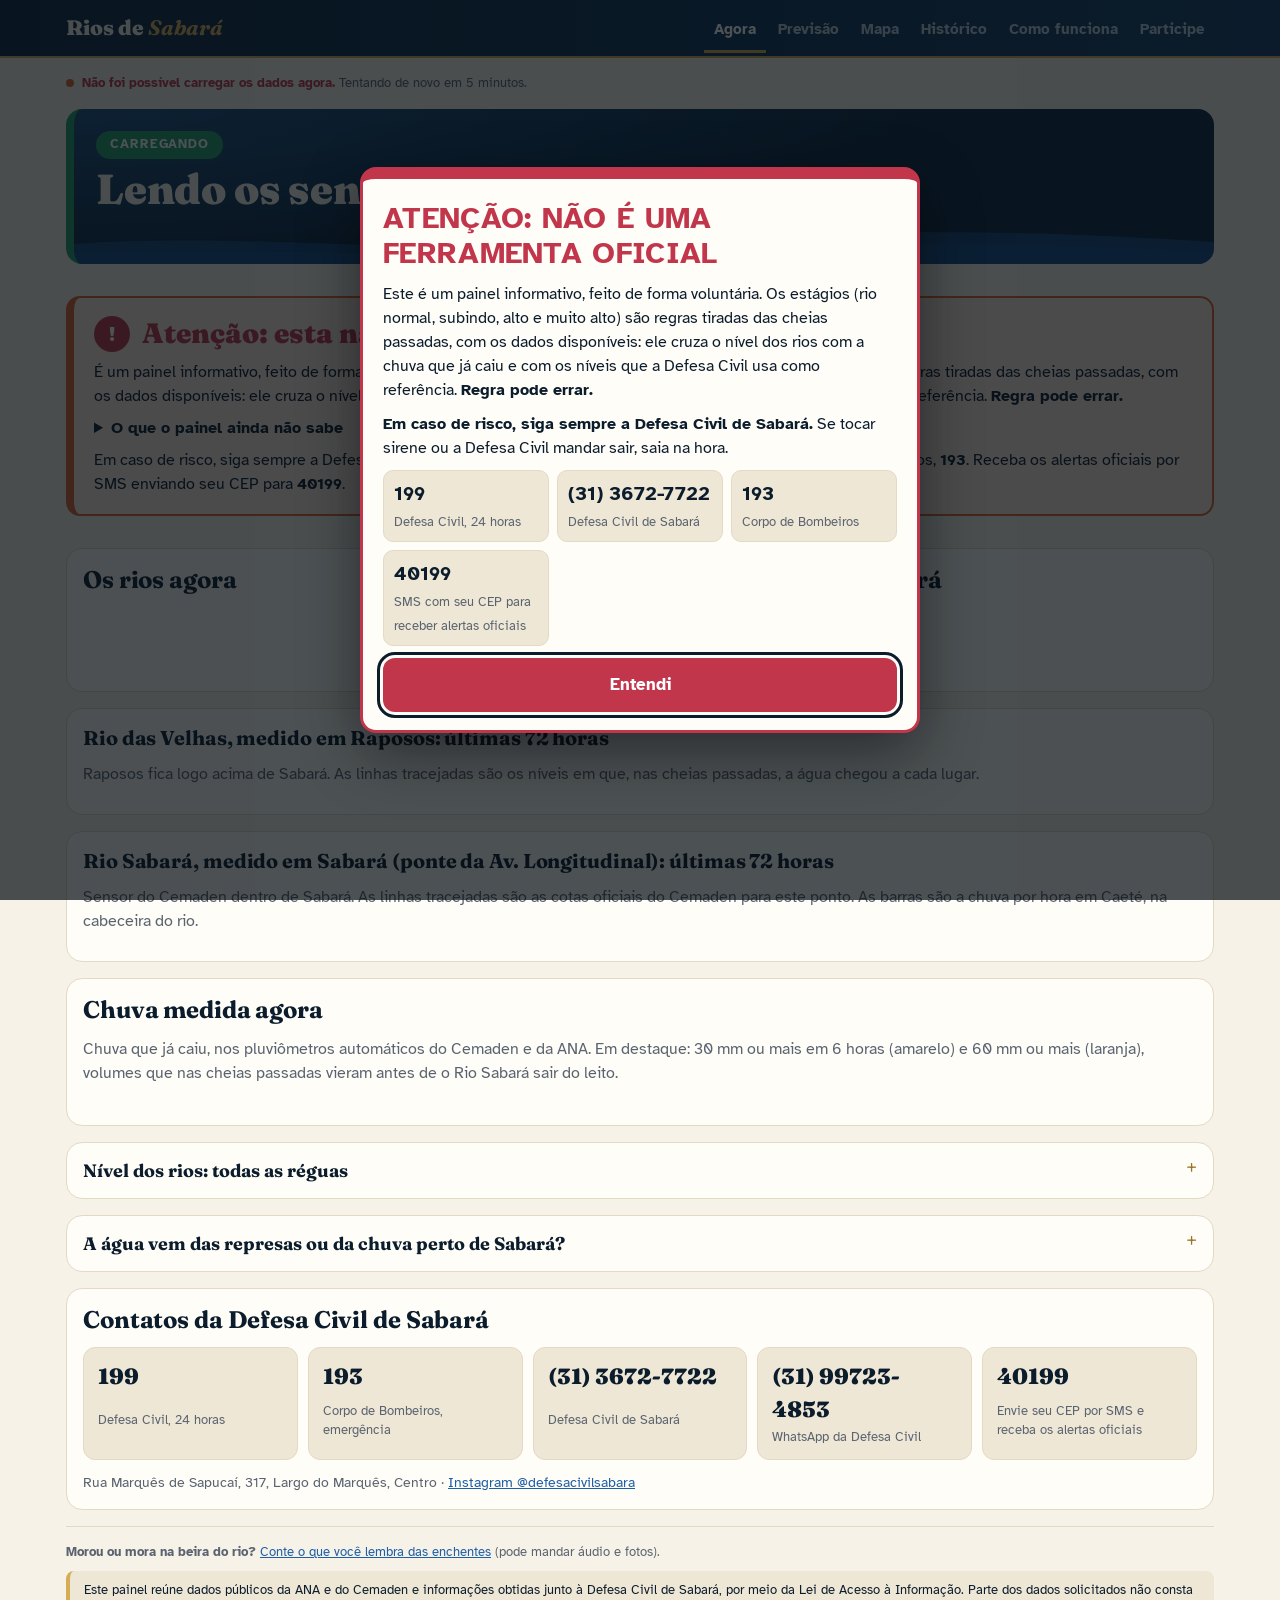
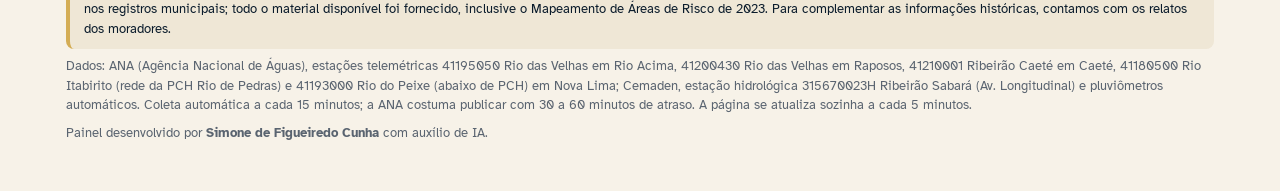
<file: mt3yc9ux7y/index.html>
<!doctype html>
<html lang="pt-BR">

<head>
  <meta charset="utf-8">
  <meta name="viewport" content="width=device-width,initial-scale=1,viewport-fit=cover">
  <meta name="robots" content="noindex,nofollow">
  <title>Rios de Sabará · Agora</title>
  <meta name="description" content="Situação do Rio das Velhas e do Rio Sabará e chuva medida agora, direto dos sensores da ANA e do Cemaden, atualizadas a cada 15 minutos.">

  <!-- Fontes (Google Fonts) -->
  <link rel="preconnect" href="https://fonts.googleapis.com">
  <link rel="preconnect" href="https://fonts.gstatic.com" crossorigin>
  <link rel="stylesheet" href="https://fonts.googleapis.com/css2?family=Atkinson+Hyperlegible:ital,wght@0,400;0,700;1,400&family=Fraunces:ital,opsz,wght@0,9..144,700;0,9..144,900;1,9..144,700&display=swap">

  <!-- Estilos do painel -->
  <link rel="stylesheet" href="assets/css/colors.css">
  <link rel="stylesheet" href="assets/css/core.css">
</head>

<body class="pg-agora">

  <!-- ===== Cabeçalho e navegação entre as abas ===== -->
  <script src="assets/includes/header.js"></script>

  <main class="wrap">

    <!-- ===== Estado da conexão / última atualização (preenchido por main.js) ===== -->
    <div class="status" id="status">
      <span class="dot" id="dot"></span>
      <span id="stxt">Carregando…</span>
    </div>

    <!-- ===== Destaque: situação geral dos rios (cor e texto definidos por main.js) ===== -->
    <section class="hero" id="hero" style="--c:var(--s0)" aria-live="polite">
      <div class="k" id="herok">Carregando</div>
      <h1 id="heroh">Lendo os sensores dos rios…</h1>
      <p id="herop"></p>
    </section>

    <!-- Alertas da Defesa Civil (preenchido por aviso.js) -->
    <div id="alertasdc"></div>

    <!-- ===== Aviso de que o painel não é oficial, e o que ele ainda não sabe ===== -->
    <div class="oficial" role="note">
      <p class="of-tit"><span class="of-ic" aria-hidden="true">!</span>Atenção: esta não é uma ferramenta oficial.</p>
      <p>É um painel informativo, feito de forma voluntária. Os estágios do painel (rio normal, subindo, alto e muito alto) são regras tiradas das cheias passadas, com os dados disponíveis: ele cruza o nível dos rios com a chuva que já caiu e com os níveis que a Defesa Civil usa como referência. <strong>Regra pode errar.</strong></p>

      <details class="buracos">
        <summary>O que o painel ainda não sabe</summary>
        <ul>
          <li><b>Não há medição automática do Rio das Velhas dentro de Sabará.</b> A referência mais próxima é Raposos, rio acima. Ainda não se sabe com segurança quanto uma subida em Raposos representa na régua da Ponte Saldanha Marinho.</li>
          <li><b>As referências de nível podem mudar</b>, por exemplo depois da limpeza do rio. O painel é ajustado quando chegam novos valores dos órgãos públicos e novos relatos dos moradores.</li>
          <li><b>Os rios estão passando por limpeza desde setembro de 2026</b>, com retirada de ilhas e bancos de areia, no Rio das Velhas e no Rio Sabará. Com o leito mais fundo, cabe mais água antes de transbordar: as regras tiradas das cheias de 2020 e 2022 podem indicar risco antes do que aconteceria hoje. A Prefeitura divulgou a limpeza do Rio das Velhas (21/09), do córrego do Pompéu (29/09) e do Rio Sabará na altura do campo do Siderúrgica (13/10), esta bem perto do sensor do Cemaden. As cotas do Cemaden (2,69 m, 3,59 m e 4,48 m) foram definidas antes da obra. Ainda não dá para medir o efeito no sensor: ele voltou a funcionar depois do início da obra, e o nível de hoje sem chuva (cerca de 0,2 a 0,3 m) é parecido com o da seca de 2021. O painel será recalibrado com as próximas cheias.</li>
          <li><b>O sensor do Rio Sabará mediu só duas cheias</b> (jan e dez/2022): ficou parado de 2023 a outubro de 2026.</li>
          <li><b>As regras vêm de poucas cheias</b> (2020 e 2022) e dos relatos de moradores. Cada cheia é diferente.</li>
          <li><b>Alguns pluviômetros estão com defeito ou fora do ar</b> (Av. Longitudinal, Raposos e outros), o que deixa lacunas na chuva medida.</li>
          <li><b>Os dados chegam com atraso</b> de 30 a 60 minutos, e a ANA às vezes fica fora do ar.</li>
        </ul>
      </details>

      <p>Em caso de risco, siga sempre a Defesa Civil de Sabará: ligue <strong>199</strong> ou <strong>(31) 3672-7722</strong>. Emergência: Corpo de Bombeiros, <strong>193</strong>. Receba os alertas oficiais por SMS enviando seu CEP para <strong>40199</strong>.</p>
    </div>

    <!-- Aviso sobre as usinas (PCHs) rio acima (preenchido por main.js) -->
    <div id="usinas"></div>

    <!-- ===== Resumo: rios agora + chuva em Sabará ===== -->
    <div class="top2">

      <!-- Um cartão por rio (preenchido por main.js) -->
      <section class="card">
        <h2>Os rios agora</h2>
        <div id="cards"></div>
      </section>

      <!-- Chuva medida em Sabará agora e acumulado de 72 h -->
      <section class="card" id="chuvaSab">
        <h2>Chuva agora em Sabará</h2>
        <div class="wx"><span class="t" id="sabT">—</span><span class="d" id="sabD">Lendo os pluviômetros…</span></div>
        <div id="sab72"></div>
      </section>
    </div>

    <!-- ===== Gráfico: Rio das Velhas em Raposos ===== -->
    <section class="card">
      <h3>Rio das Velhas, medido em Raposos: últimas 72 horas</h3>
      <p class="muted">Raposos fica logo acima de Sabará. As linhas tracejadas são os níveis em que, nas cheias passadas, a água chegou a cada lugar.</p>
      <div id="gvelhas"></div>
    </section>

    <!-- ===== Gráfico: Rio Sabará (sensor do Cemaden) ===== -->
    <section class="card">
      <h3>Rio Sabará, medido em Sabará (ponte da Av. Longitudinal): últimas 72 horas</h3>
      <p class="muted">Sensor do Cemaden dentro de Sabará. As linhas tracejadas são as cotas oficiais do Cemaden para este ponto. As barras são a chuva por hora em Caeté, na cabeceira do rio.</p>
      <div id="gsabara"></div>
    </section>

    <!-- Atalho para o mapa de alagamento (aparece quando há subida; controlado por main.js) -->
    <a class="link" id="linkmapa" hidden href="https://monitoramentodosriossabara.github.io/mt3yc9ux7y/painel.html#mapa"><span>Até onde a água chega em cada bairro<small>Suba o nível do rio no mapa e veja as ruas que ficam abaixo da água</small></span><span aria-hidden="true">→</span></a>

    <!-- ===== Tabela: chuva medida nos pluviômetros ===== -->
    <section class="card">
      <h2>Chuva medida agora</h2>
      <p class="muted">Chuva que já caiu, nos pluviômetros automáticos do Cemaden e da ANA. Em destaque: 30 mm ou mais em 6 horas (amarelo) e 60 mm ou mais (laranja), volumes que nas cheias passadas vieram antes de o Rio Sabará sair do leito.</p>
      <div class="tbl">
        <table id="tabchuva" style="min-width:0"></table>
      </div>
      <p class="muted" style="font-size:13px" id="pluvoff"></p>
    </section>

    <!-- ===== Recolhível: nível de todas as réguas ===== -->
    <details class="mais">
      <summary>Nível dos rios: todas as réguas</summary>
      <div>
        <div class="tbl">
          <table id="tab"></table>
        </div>
      </div>
    </details>

    <!-- ===== Recolhível: origem da água (represas x chuva) ===== -->
    <details class="mais">
      <summary>A água vem das represas ou da chuva perto de Sabará?</summary>
      <div>
        <p class="muted" style="margin:0">Rio acima de Sabará há pequenas usinas hidrelétricas (PCHs). A <b>PCH Rio de Pedras</b> fica no próprio Rio das Velhas, em Itabirito; outra pequena usina fica no Rio do Peixe, em Nova Lima. O painel acompanha estas réguas da ANA, na ordem em que a água passa:</p>
        <ol class="caminho">
          <li><b>Rio Itabirito, em Itabirito</b>: afluente do Rio das Velhas; a estação faz parte da rede de monitoramento da PCH Rio de Pedras</li>
          <li><b>Rio do Peixe, em Nova Lima</b>: logo abaixo de uma pequena usina</li>
          <li><b>Rio das Velhas, em Rio Acima</b>: depois da PCH Rio de Pedras e da entrada desses dois rios</li>
          <li><b>Rio das Velhas, em Raposos</b>: a última régua antes de Sabará</li>
        </ol>
        <p class="muted" style="margin:0">O gráfico mostra quanto cada régua subiu nos últimos 3 dias. Quando as réguas de cima sobem primeiro, a água está vindo de lá (chuva ou operação das usinas) e passa depois por Raposos. Se Rio Acima sobe rápido sem chuva forte, vale atenção: a PCH Rio de Pedras fica acima dessa régua. <b>Quando só Raposos sobe</b>, a água vem da chuva perto de Sabará. As réguas mostram o nível, não a operação das comportas; esse registro é da própria usina.</p>
        <p class="prevbox" id="usinastatus" style="--c:var(--s0)">Lendo as réguas das usinas…</p>
        <div id="gorigem"></div>
      </div>
    </details>

    <!-- ===== Contatos da Defesa Civil ===== -->
    <section class="card contatos" aria-label="Contatos da Defesa Civil de Sabará">
      <h2>Contatos da Defesa Civil de Sabará</h2>
      <div class="ct">
        <a href="tel:199"><b>199</b><span>Defesa Civil, 24 horas</span></a>
        <a href="tel:193"><b>193</b><span>Corpo de Bombeiros, emergência</span></a>
        <a href="tel:+553136727722"><b>(31) 3672-7722</b><span>Defesa Civil de Sabará</span></a>
        <a href="https://wa.me/5531997234853"><b>(31) 99723-4853</b><span>WhatsApp da Defesa Civil</span></a>
        <a href="sms:40199"><b>40199</b><span>Envie seu CEP por SMS e receba os alertas oficiais</span></a>
      </div>
      <p class="muted" style="margin:0;font-size:14px">Rua Marquês de Sapucaí, 317, Largo do Marquês, Centro · <a href="https://www.instagram.com/defesacivilsabara/">Instagram @defesacivilsabara</a></p>
    </section>

    <!-- ===== Rodapé: convite aos relatos, fontes e autoria ===== -->
    <script src="assets/includes/footer.js"></script>
  </main>

  <!-- ===== Scripts (a ordem importa: constantes → núcleo → página → tempo real → avisos) ===== -->
  <script src="assets/js/const.js"></script>
  <script src="assets/js/core.js"></script>
  <script src="assets/js/main.js"></script>
  <script src="assets/js/rt.js"></script>
  <script src="assets/js/aviso.js"></script>
</body>

</html>
</file>
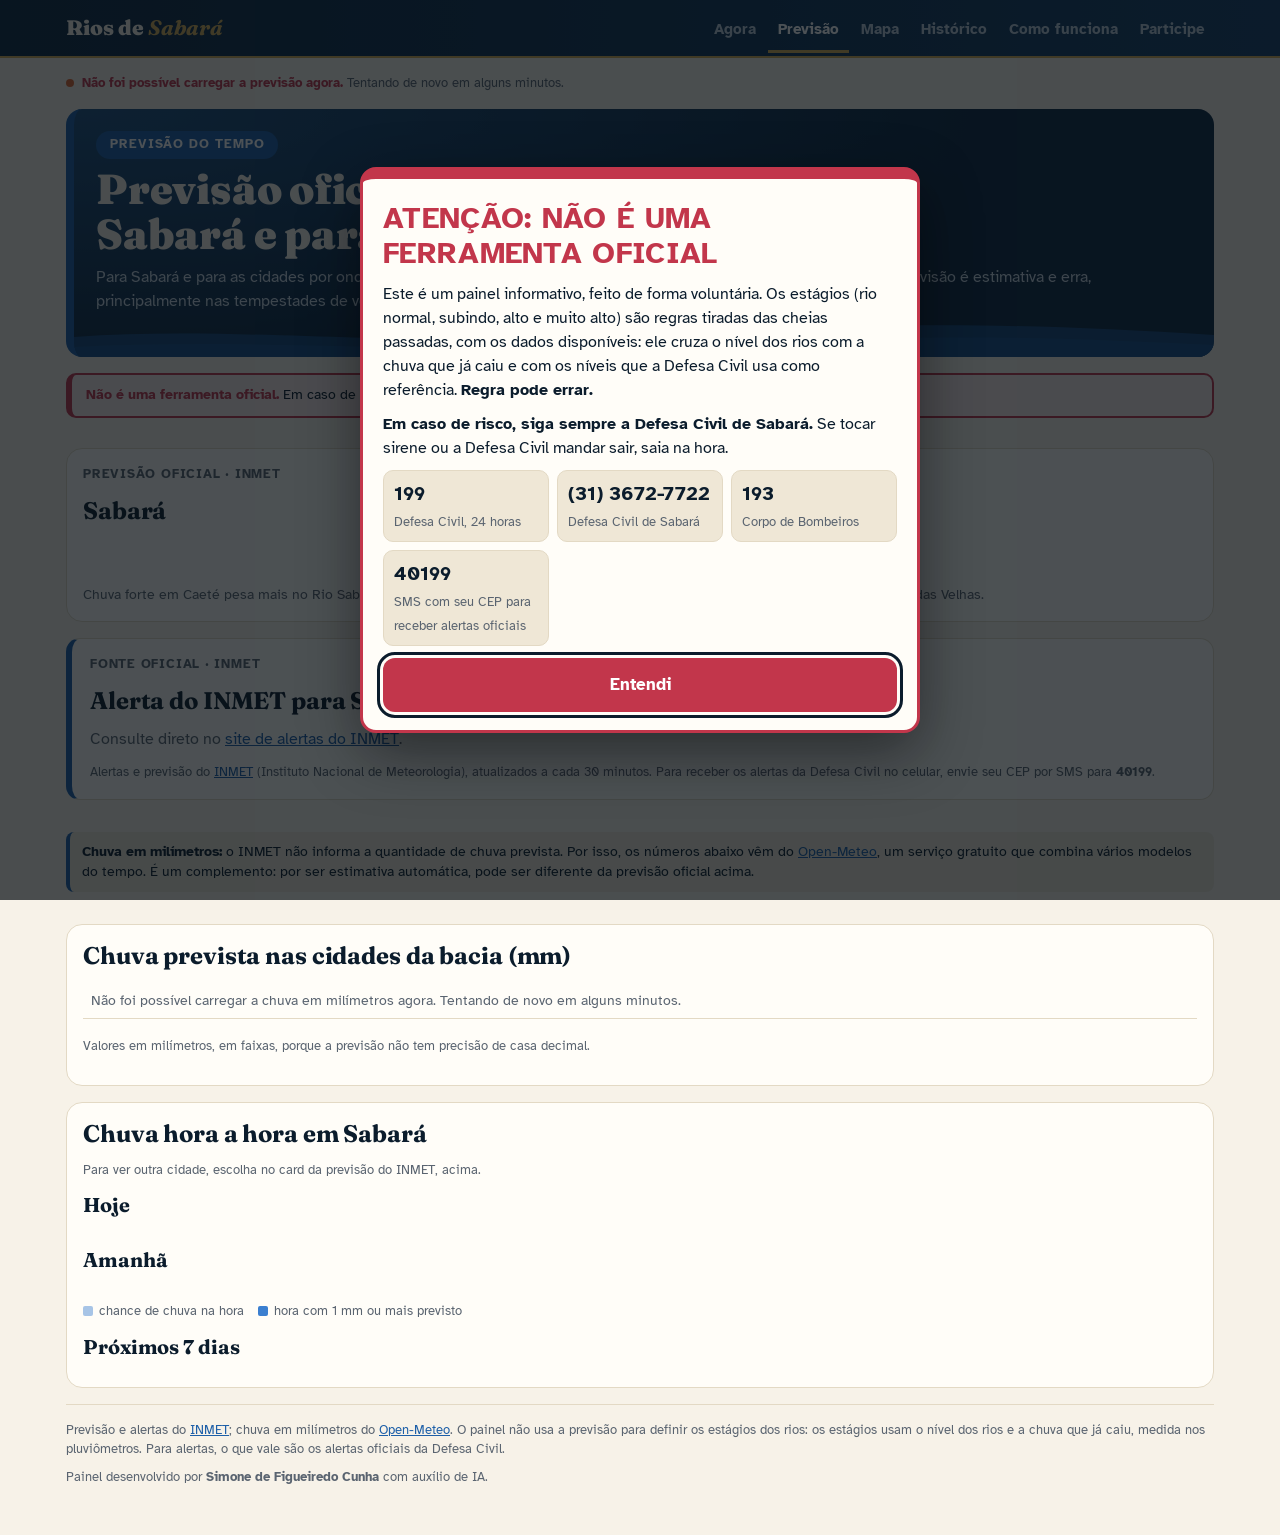
<file: mt3yc9ux7y/previsao.html>
<!doctype html>
<html lang="pt-BR">

<head>
  <meta charset="utf-8">
  <meta name="viewport" content="width=device-width,initial-scale=1,viewport-fit=cover">
  <meta name="robots" content="noindex,nofollow">
  <title>Rios de Sabará · Previsão</title>
  <meta name="description" content="Alertas e previsão oficial do INMET para Sabará e para as cidades da bacia dos rios.">

  <!-- Fontes (Google Fonts) -->
  <link rel="preconnect" href="https://fonts.googleapis.com">
  <link rel="preconnect" href="https://fonts.gstatic.com" crossorigin>
  <link rel="stylesheet" href="https://fonts.googleapis.com/css2?family=Atkinson+Hyperlegible:ital,wght@0,400;0,700;1,400&family=Fraunces:ital,opsz,wght@0,9..144,700;0,9..144,900;1,9..144,700&display=swap">

  <!-- Estilos do painel -->
  <link rel="stylesheet" href="assets/css/colors.css">
  <link rel="stylesheet" href="assets/css/core.css">
</head>

<body class="pg-previsao">

  <!-- ===== Cabeçalho e navegação entre as abas ===== -->
  <script src="assets/includes/header.js"></script>

  <main class="wrap">

    <!-- ===== Estado da conexão / última atualização ===== -->
    <div class="status">
      <span class="dot" id="dot"></span>
      <span id="stxt">Carregando a previsão…</span>
    </div>

    <!-- ===== Destaque da página ===== -->
    <section class="hero" style="--c:var(--accent)">
      <div class="k">Previsão do tempo</div>
      <h1>Previsão oficial do INMET para Sabará e para as cidades da bacia</h1>
      <p>Para Sabará e para as cidades por onde passam os rios antes de chegar aqui, com a chuva prevista em milímetros. Previsão é estimativa e erra, principalmente nas tempestades de verão, que são muito localizadas.</p>
    </section>

    <p class="avisoc" role="note"><b>Não é uma ferramenta oficial.</b> Em caso de risco, siga a Defesa Civil: <b>199</b> · Bombeiros: <b>193</b>.</p>

    <!-- ===== Card da previsão do INMET (cidade escolhida pelos botões) ===== -->
    <section class="card" aria-labelledby="cidI">
      <div class="kI">Previsão oficial · INMET</div>
      <h2 id="cidI">Sabará</h2>
      <!-- Botões de escolha da cidade (preenchido por main.js) -->
      <div class="chips" id="chips" role="group" aria-label="Escolha a cidade"></div>
      <!-- Condição atual e previsão por período (preenchido por main.js) -->
      <div class="agoraI" id="agoraI"></div>
      <div class="prevI" id="prevB"></div>
      <p class="muted" style="font-size:14px;margin:0">Chuva forte em Caeté pesa mais no Rio Sabará. Chuva forte rio acima (Itabirito, Nova Lima, Rio Acima e Raposos) pesa mais no Rio das Velhas.</p>
    </section>

    <!-- ===== Alerta oficial do INMET ===== -->
    <section class="oficialP" aria-labelledby="ofT">
      <div class="k">Fonte oficial · INMET</div>
      <h2 id="ofT">Alerta do INMET para Sabará</h2>
      <div id="avisosI">
        <p class="muted" style="margin:0">Carregando os alertas do INMET…</p>
      </div>
      <p class="muted" style="font-size:13px;margin:0">Alertas e previsão do <a href="https://portal.inmet.gov.br/">INMET</a> (Instituto Nacional de Meteorologia), atualizados a cada 30 minutos. Para receber os alertas da Defesa Civil no celular, envie seu CEP por SMS para <b>40199</b>.</p>
    </section>

    <!-- ===== Explicação sobre a origem da chuva em milímetros (Open-Meteo) ===== -->
    <p class="fonteP" style="--c:var(--accent)"><b>Chuva em milímetros:</b> o INMET não informa a quantidade de chuva prevista. Por isso, os números abaixo vêm do <a href="https://open-meteo.com/">Open-Meteo</a>, um serviço gratuito que combina vários modelos do tempo. É um complemento: por ser estimativa automática, pode ser diferente da previsão oficial acima.</p>

    <!-- ===== Resumo da chuva prevista por cidade ===== -->
    <section class="card">
      <h2>Chuva prevista nas cidades da bacia (mm)</h2>
      <div class="tbl">
        <table id="resumo" class="res" style="min-width:0"></table>
      </div>
      <p class="muted" style="font-size:13px;margin:6px 0 0">Valores em milímetros, em faixas, porque a previsão não tem precisão de casa decimal.</p>
      <!-- Sinal de atenção, se houver (preenchido por main.js) -->
      <div id="sinal"></div>
    </section>

    <!-- ===== Chuva hora a hora e próximos dias (cidade escolhida) ===== -->
    <section class="card">
      <h2>Chuva hora a hora em <span id="cidT">Sabará</span></h2>
      <p class="muted" style="font-size:13px;margin:0">Para ver outra cidade, escolha no card da previsão do INMET, acima.</p>

      <h3>Hoje</h3>
      <div class="strip">
        <div class="hrs" id="hoje"></div>
      </div>

      <h3>Amanhã</h3>
      <div class="strip">
        <div class="hrs" id="amanha"></div>
      </div>

      <!-- Legenda das barras por hora -->
      <ul class="leg">
        <li><i style="opacity:.45"></i>chance de chuva na hora</li>
        <li><i></i>hora com 1 mm ou mais previsto</li>
      </ul>

      <h3>Próximos 7 dias</h3>
      <div class="dias" id="dias"></div>
    </section>

    <!-- ===== Rodapé: fontes e autoria ===== -->
    <script src="assets/includes/footer.js"></script>
  </main>

  <!-- ===== Scripts (a ordem importa: constantes → núcleo → página → tempo real → avisos) ===== -->
  <script src="assets/js/const.js"></script>
  <script src="assets/js/core.js"></script>
  <script src="assets/js/main.js"></script>
  <script src="assets/js/rt.js"></script>
  <script src="assets/js/aviso.js"></script>
</body>

</html>
</file>
<file: mt3yc9ux7y/assets/css/colors.css>
/* Paleta de cores do site Rios de Sabará. Único lugar onde as cores são definidas.
   Tema: azul do rio, creme e dourado. Claro por padrão; escuro pelo sistema (prefers-color-scheme)
   ou forçado por <html data-theme="dark">. data-theme="light" força o claro. */

/* ===== Tema claro (padrão) ===== */
:root{
  /* Superfícies e texto */
  --bg:#f7f2e8; --panel:#fffdf8; --fill:#efe7d6; --fg:#0b1c2c; --muted:#5a6470; --line:#e3d9c4; --grid:#ebe3d2;
  --accent:#1d5fa8;
  /* Marca */
  --navy:#0c2640; --goldb:#d4ad55; --gold:#9a7428;
  /* Fixas, iguais nos dois temas (faixa azul-marinho, cabeçalho "hero") */
  --cream:#f7f2e8; --navy-hi:#1d4f80; --navy-deep:#143f68; --on-navy:#c9d6e2; --on-navy-soft:#b9c9d8;
  /* Rios e chuva */
  --velhas:#1d5fa8; --sabara:#0f8a7e; --chuva:#3b7fd0; --velhas-soft:#dae8f4; --sabara-soft:#d6efed;
  /* Situação dos rios (aba Agora): normal, subindo, alto, muito alto */
  --s0:#1f9d6a; --s1:#d99a00; --s2:#e0662f; --s3:#c2364b;
  /* Gráficos de cada cheia (histórico) */
  --ev1:#1d5fa8; --ev2:#eb6834; --ev3:#1baf7a; --ev4:#eda100; --sab:#8a97a0; --quota:#c8352b; --mark:#17232b;
  /* Mapa */
  --map:#eef1ee; --street:#ffffff; --street-edge:#c4cbcf; --major:#f2d27a; --label:#2c3a43; --hit:#c8352b;
}

/* ===== Tema escuro ===== */
@media (prefers-color-scheme:dark){
  :root:not([data-theme="light"]){
    --bg:#0a1d31; --panel:#0f263d; --fill:#14304c; --fg:#f2ede3; --muted:#a9b8c6; --line:#21405f; --grid:#1a3550;
    --accent:#7fb2ea; --gold:#d4ad55;
    --velhas:#6aa6e6; --sabara:#35c2b0; --chuva:#5c9be0; --velhas-soft:#1b3346; --sabara-soft:#14332f;
    --s0:#2bb07c; --s1:#e0a91a; --s2:#ea7a46; --s3:#e2566a;
    --ev1:#6aa6e6; --ev2:#d95926; --ev3:#199e70; --ev4:#c98500; --sab:#6f7d86; --quota:#ef6a5f; --mark:#e4ebef;
    --map:#1a2328; --street:#3a4850; --street-edge:#26323a; --major:#8a7440; --label:#d7e0e5; --hit:#ef6a5f;
    color-scheme:dark;
  }
}
:root[data-theme="dark"]{
  --bg:#0a1d31; --panel:#0f263d; --fill:#14304c; --fg:#f2ede3; --muted:#a9b8c6; --line:#21405f; --grid:#1a3550;
  --accent:#7fb2ea; --gold:#d4ad55;
  --velhas:#6aa6e6; --sabara:#35c2b0; --chuva:#5c9be0; --velhas-soft:#1b3346; --sabara-soft:#14332f;
  --s0:#2bb07c; --s1:#e0a91a; --s2:#ea7a46; --s3:#e2566a;
  --ev1:#6aa6e6; --ev2:#d95926; --ev3:#199e70; --ev4:#c98500; --sab:#6f7d86; --quota:#ef6a5f; --mark:#e4ebef;
  --map:#1a2328; --street:#3a4850; --street-edge:#26323a; --major:#8a7440; --label:#d7e0e5; --hit:#ef6a5f;
  color-scheme:dark;
}
</file>
<file: mt3yc9ux7y/assets/css/core.css>
/* core.css: todos os estilos do site (exceto cores, em colors.css, e mapa, em map.css).
   Cada página marca o <body> com uma classe (pg-agora, pg-previsao, pg-painel) e os estilos são
   escopados por ela com :where() (não soma especificidade), para que páginas diferentes possam ter
   regras diferentes para o mesmo seletor. */

/* ===== Agora e Previsão (compartilhado) ===== */
:where(body.pg-agora,body.pg-previsao){--f-body:"Atkinson Hyperlegible",system-ui,-apple-system,"Segoe UI",Roboto,sans-serif}
:where(body.pg-agora,body.pg-previsao),:where(body.pg-agora,body.pg-previsao) *{box-sizing:border-box}
:where(body.pg-agora,body.pg-previsao){margin:0;background:var(--bg);color:var(--fg);font-family:var(--f-body);font-size:16px;line-height:1.5}
:where(body.pg-agora,body.pg-previsao) a{color:var(--accent)}
:where(body.pg-agora,body.pg-previsao) .site{position:sticky;top:0;z-index:1200;background:var(--bg);border-bottom:1px solid var(--line);padding-top:env(safe-area-inset-top,0px)}
:where(body.pg-agora,body.pg-previsao) .site .in{max-width:1180px;margin:0 auto;padding-left:max(16px,env(safe-area-inset-left,0px));padding-right:max(16px,env(safe-area-inset-right,0px));display:flex;align-items:center;justify-content:space-between;gap:16px}
:where(body.pg-agora,body.pg-previsao) .brand{font-weight:700;font-size:17px;color:var(--fg);text-decoration:none;padding-block:12px;white-space:nowrap}
:where(body.pg-agora,body.pg-previsao) .brand span{color:var(--accent)}
:where(body.pg-agora,body.pg-previsao) nav.abas{display:flex;gap:2px}
:where(body.pg-agora,body.pg-previsao) nav.abas a{padding:15px 10px 13px;color:var(--muted);text-decoration:none;font-weight:700;font-size:15px;white-space:nowrap}
:where(body.pg-agora,body.pg-previsao) nav.abas a:hover{color:var(--fg)}
:where(body.pg-agora,body.pg-previsao) nav.abas a[aria-current]{color:var(--accent);box-shadow:inset 0 -3px 0 var(--accent)}
@media (max-width:680px){
  :where(body.pg-agora,body.pg-previsao) nav.abas{position:fixed;left:0;right:0;bottom:0;z-index:1200;background:var(--bg);border-top:1px solid var(--line);display:grid;grid-template-columns:repeat(6,1fr);padding:0 max(0px,env(safe-area-inset-right,0px)) env(safe-area-inset-bottom,0px) max(0px,env(safe-area-inset-left,0px))}
  :where(body.pg-agora,body.pg-previsao) nav.abas a{text-align:center;padding:13px 2px 12px;font-size:13px}
  :where(body.pg-agora,body.pg-previsao) nav.abas a[aria-current]{box-shadow:inset 0 3px 0 var(--accent)}
  :where(body.pg-agora,body.pg-previsao){padding-bottom:calc(52px + env(safe-area-inset-bottom,0px))}
}
:where(body.pg-agora,body.pg-previsao) .wrap{max-width:1180px;margin:0 auto;padding-block:16px 48px;padding-left:max(16px,env(safe-area-inset-left,0px));padding-right:max(16px,env(safe-area-inset-right,0px));display:grid;gap:16px}
:where(body.pg-agora,body.pg-previsao) .muted{color:var(--muted)}
:where(body.pg-agora,body.pg-previsao) .status{font-size:13px;color:var(--muted);display:flex;gap:8px;align-items:center;flex-wrap:wrap}
:where(body.pg-agora,body.pg-previsao) .dot{width:8px;height:8px;border-radius:50%;background:var(--s0);display:inline-block}
:where(body.pg-agora,body.pg-previsao) .dot.stale{background:var(--s2)}
:where(body.pg-agora,body.pg-previsao) .hero{padding:18px;border-radius:12px;border:2px solid var(--c);background:color-mix(in srgb,var(--c) 11%,var(--bg));display:grid;gap:6px}
:where(body.pg-agora,body.pg-previsao) .hero .k{font-size:13px;font-weight:700;color:var(--c);text-transform:uppercase;letter-spacing:.07em}
:where(body.pg-agora,body.pg-previsao) .hero h1{margin:0;font-size:clamp(24px,5vw,32px);line-height:1.15;text-wrap:balance}
:where(body.pg-agora,body.pg-previsao) .hero p{margin:0;color:var(--muted)}
:where(body.pg-agora,body.pg-previsao) .top2{display:grid;grid-template-columns:repeat(auto-fit,minmax(min(320px,100%),1fr));gap:16px}
:where(body.pg-agora,body.pg-previsao) .card{background:var(--panel);border:1px solid var(--line);border-radius:12px;padding:16px;display:grid;gap:12px;min-width:0;align-content:start}
:where(body.pg-agora,body.pg-previsao) .card>h2,:where(body.pg-agora,body.pg-previsao) .card>h3{margin:0}
:where(body.pg-agora,body.pg-previsao) h2{font-size:19px;line-height:1.25;text-wrap:balance}
:where(body.pg-agora,body.pg-previsao) h3{font-size:17px;line-height:1.25;text-wrap:balance}
:where(body.pg-agora,body.pg-previsao) .card>p{margin:0}
:where(body.pg-agora,body.pg-previsao) .wx{display:flex;gap:16px;align-items:center;flex-wrap:wrap}
:where(body.pg-agora,body.pg-previsao) .wx .t{font-size:44px;font-weight:700;line-height:1}
:where(body.pg-agora,body.pg-previsao) .wx .d{font-size:15px;color:var(--muted)}
:where(body.pg-agora,body.pg-previsao) .wx .d b{color:var(--fg)}
:where(body.pg-agora,body.pg-previsao) .hours{display:grid;grid-template-columns:repeat(24,minmax(0,1fr));gap:2px;align-items:end;height:60px;border-bottom:1px solid var(--line)}
:where(body.pg-agora,body.pg-previsao) .hours i{display:block;background:var(--chuva);border-radius:2px 2px 0 0;opacity:.35;min-height:1px}
:where(body.pg-agora,body.pg-previsao) .hours i.mm{opacity:1}
:where(body.pg-agora,body.pg-previsao) .hl{display:grid;grid-template-columns:repeat(24,minmax(0,1fr));gap:2px;font-size:11px;color:var(--muted);text-align:center;font-variant-numeric:tabular-nums}
:where(body.pg-agora,body.pg-previsao) .hl span{white-space:nowrap;overflow:visible}
:where(body.pg-agora,body.pg-previsao) .hl span.d0{color:var(--fg);font-weight:700}
@media (max-width:700px){
  :where(body.pg-agora,body.pg-previsao) .hl span:nth-child(3n+2),:where(body.pg-agora,body.pg-previsao) .hl span:nth-child(3n+3){visibility:hidden}
}
:where(body.pg-agora,body.pg-previsao) .leg2{display:flex;gap:14px;flex-wrap:wrap;font-size:12px;color:var(--muted)}
:where(body.pg-agora,body.pg-previsao) .leg2 i{display:inline-block;width:10px;height:10px;border-radius:2px;background:var(--chuva);margin-right:5px;vertical-align:-1px}
:where(body.pg-agora,body.pg-previsao) .prevbox{padding:10px 14px;border-radius:8px;border-left:4px solid var(--c);background:var(--fill);font-size:15px;margin:0}
:where(body.pg-agora,body.pg-previsao) .rio{display:grid;gap:6px;padding-block:4px}
:where(body.pg-agora,body.pg-previsao) .rio+.rio{border-top:1px solid var(--line);padding-top:14px}
:where(body.pg-agora,body.pg-previsao) .rio .l{display:flex;justify-content:space-between;align-items:flex-start;gap:10px}
:where(body.pg-agora,body.pg-previsao) .rio .nm{font-weight:700;font-size:17px}
:where(body.pg-agora,body.pg-previsao) .rio .nm small{display:block;font-weight:400;font-size:13px;color:var(--muted)}
:where(body.pg-agora,body.pg-previsao) .rio .v{font-size:26px;font-weight:700;font-variant-numeric:tabular-nums;white-space:nowrap;text-align:right;line-height:1.1}
:where(body.pg-agora,body.pg-previsao) .rio .v small{display:block;font-size:13px;font-weight:700;color:var(--c);text-transform:uppercase;letter-spacing:.05em}
:where(body.pg-agora,body.pg-previsao) .barwrap{position:relative;margin-block:4px}
:where(body.pg-agora,body.pg-previsao) .bar{height:12px;border-radius:6px;background:linear-gradient(90deg,var(--s0) 0 var(--t1),var(--s1) var(--t1) var(--t2),var(--s2) var(--t2) var(--t3),var(--s3) var(--t3) 100%);opacity:.3}
:where(body.pg-agora,body.pg-previsao) .mk{position:absolute;top:-4px;width:4px;height:20px;border-radius:2px;background:var(--fg);transform:translateX(-2px)}
:where(body.pg-agora,body.pg-previsao) .sc{position:relative;height:16px;font-size:12px;color:var(--muted);font-variant-numeric:tabular-nums}
:where(body.pg-agora,body.pg-previsao) .sc span{position:absolute;transform:translateX(-50%);white-space:nowrap}
:where(body.pg-agora,body.pg-previsao) .sc span:first-child{transform:none}
:where(body.pg-agora,body.pg-previsao) .sc span:last-child{transform:translateX(-100%)}
:where(body.pg-agora,body.pg-previsao) .rio .info{font-size:14px;color:var(--muted);margin:0}
:where(body.pg-agora,body.pg-previsao) .rio .motivo{font-size:14px;margin:0}
:where(body.pg-agora,body.pg-previsao) .link{display:flex;align-items:center;justify-content:space-between;gap:12px;padding:14px 16px;border-radius:12px;background:var(--fill);color:var(--fg);text-decoration:none;font-weight:700}
:where(body.pg-agora,body.pg-previsao) .link small{display:block;font-weight:400;color:var(--muted);font-size:14px}
:where(body.pg-agora,body.pg-previsao) .link:hover{outline:2px solid var(--accent)}
:where(body.pg-agora,body.pg-previsao) .aviso{border-left:4px solid var(--s2);font-size:14px}
:where(body.pg-agora,body.pg-previsao) .aviso p{margin:0}
:where(body.pg-agora,body.pg-previsao) details.mais{border:1px solid var(--line);border-radius:12px;background:var(--panel)}
:where(body.pg-agora,body.pg-previsao) details.mais>summary{cursor:pointer;padding:14px 16px;font-weight:700;list-style:none;display:flex;justify-content:space-between;gap:8px}
:where(body.pg-agora,body.pg-previsao) details.mais>summary::after{content:"+";color:var(--accent);font-size:20px;line-height:1}
:where(body.pg-agora,body.pg-previsao) details.mais[open]>summary::after{content:"−"}
:where(body.pg-agora,body.pg-previsao) details.mais>div{padding:0 16px 16px;display:grid;gap:12px}
:where(body.pg-agora,body.pg-previsao) svg{width:100%;height:auto;display:block}
:where(body.pg-agora,body.pg-previsao) svg text{font-size:11px;fill:var(--muted);font-family:var(--f-body)}
:where(body.pg-agora,body.pg-previsao) svg .lab{fill:var(--fg);font-weight:700}
:where(body.pg-agora,body.pg-previsao) table{border-collapse:collapse;width:100%;min-width:640px;font-size:14px}
:where(body.pg-agora,body.pg-previsao) th,:where(body.pg-agora,body.pg-previsao) td{text-align:left;padding:7px 8px;border-bottom:1px solid var(--line)}
:where(body.pg-agora,body.pg-previsao) th{font-size:12px;color:var(--muted);font-weight:700;text-transform:uppercase;letter-spacing:.04em}
:where(body.pg-agora,body.pg-previsao) td.n,:where(body.pg-agora,body.pg-previsao) th.n{text-align:right;font-variant-numeric:tabular-nums;white-space:nowrap}
:where(body.pg-agora,body.pg-previsao) .tbl{overflow-x:auto}
:where(body.pg-agora,body.pg-previsao) .leg{list-style:none;margin:8px 0 0;padding:0;display:grid;gap:2px;font-size:13px}
:where(body.pg-agora,body.pg-previsao) .leg i{display:inline-block;width:10px;height:10px;border-radius:2px;margin-right:6px;vertical-align:-1px}
:where(body.pg-agora,body.pg-previsao) .caminho{margin:0;padding-left:22px;display:grid;gap:2px;font-size:14px}
:where(body.pg-agora,body.pg-previsao) table.tempo td,:where(body.pg-agora,body.pg-previsao) table.tempo th{white-space:nowrap}
:where(body.pg-agora,body.pg-previsao) .cond{display:inline-flex;align-items:center;gap:6px}
:where(body.pg-agora,body.pg-previsao) .erro{color:var(--s3);font-weight:700}
:where(body.pg-agora,body.pg-previsao) .oficial{margin:0;padding:12px 14px;border-radius:10px;background:var(--fill);border-left:4px solid var(--s2);font-size:14px}
:where(body.pg-agora,body.pg-previsao) .dc{border:2px solid var(--c);border-radius:12px;padding:14px 16px;display:grid;gap:6px;background:var(--panel)}
:where(body.pg-agora,body.pg-previsao) .dc .k{font-size:12px;font-weight:700;letter-spacing:.07em;text-transform:uppercase;color:var(--c)}
:where(body.pg-agora,body.pg-previsao) .dc h2{margin:0;font-size:16px;line-height:1.3}
:where(body.pg-agora,body.pg-previsao) .dc p{margin:0;font-size:15px}
:where(body.pg-agora,body.pg-previsao) .dc small{color:var(--muted);font-size:13px}
:where(body.pg-agora,body.pg-previsao) .dcs{display:grid;gap:10px}
:where(body.pg-agora,body.pg-previsao) .contatos .ct{display:grid;grid-template-columns:repeat(auto-fit,minmax(min(200px,100%),1fr));gap:10px}
:where(body.pg-agora,body.pg-previsao) .contatos .ct a{display:grid;gap:2px;padding:12px 14px;border-radius:12px;background:var(--fill);color:var(--fg);text-decoration:none;border:1px solid var(--line)}
:where(body.pg-agora,body.pg-previsao) .contatos .ct a:hover{outline:2px solid var(--accent)}
:where(body.pg-agora,body.pg-previsao) .contatos .ct b{font-family:var(--f-serif,inherit);font-size:22px;font-weight:900}
:where(body.pg-agora,body.pg-previsao) .contatos .ct span{font-size:13px;color:var(--muted)}
@media (max-width:600px){
  :where(body.pg-agora,body.pg-previsao) table{font-size:13px}
  :where(body.pg-agora,body.pg-previsao) th,:where(body.pg-agora,body.pg-previsao) td{padding:6px 5px}
}
:where(body.pg-agora,body.pg-previsao) td{overflow-wrap:break-word}
:where(body.pg-agora,body.pg-previsao) .top2>*{min-width:0}
:where(body.pg-agora,body.pg-previsao) footer{border-top:1px solid var(--line);padding-top:16px;font-size:13px;color:var(--muted);display:grid;gap:8px}
:where(body.pg-agora,body.pg-previsao) footer .lai{padding:10px 14px;border-left:4px solid var(--accent);background:var(--fill);border-radius:8px;color:var(--fg)}
:where(body.pg-agora,body.pg-previsao){--f-serif:"Fraunces",Georgia,"Times New Roman",serif}
:where(body.pg-agora,body.pg-previsao){background:var(--bg);color:var(--fg)}
:where(body.pg-agora,body.pg-previsao) h1,:where(body.pg-agora,body.pg-previsao) h2,:where(body.pg-agora,body.pg-previsao) h3{font-family:var(--f-serif);letter-spacing:-.005em}
:where(body.pg-agora,body.pg-previsao) h1{font-weight:900}
:where(body.pg-agora,body.pg-previsao) h2,:where(body.pg-agora,body.pg-previsao) h3{font-weight:700}
:where(body.pg-agora,body.pg-previsao) .site{background:linear-gradient(90deg,var(--navy),var(--navy-deep));border-bottom:2px solid var(--goldb)}
:where(body.pg-agora,body.pg-previsao) .brand{color:var(--cream)!important;font-family:var(--f-serif);font-weight:900;font-size:21px}
:where(body.pg-agora,body.pg-previsao) .brand span{color:var(--goldb)!important;font-style:italic;font-weight:700}
:where(body.pg-agora,body.pg-previsao) nav.abas a,:where(body.pg-agora,body.pg-previsao) nav.abas button{color:var(--on-navy-soft)!important}
:where(body.pg-agora,body.pg-previsao) nav.abas a:hover,:where(body.pg-agora,body.pg-previsao) nav.abas button:hover{color:#fff!important}
:where(body.pg-agora,body.pg-previsao) nav.abas a[aria-current],:where(body.pg-agora,body.pg-previsao) nav.abas button[aria-selected="true"]{color:#fff!important;background:none!important;border-color:transparent!important;box-shadow:inset 0 -3px 0 var(--goldb)!important}
@media (max-width:680px){
  :where(body.pg-agora,body.pg-previsao) nav.abas{background:var(--navy)!important;border-top:2px solid var(--goldb)!important}
  :where(body.pg-agora,body.pg-previsao) nav.abas a[aria-current],:where(body.pg-agora,body.pg-previsao) nav.abas button[aria-selected="true"]{box-shadow:inset 0 3px 0 var(--goldb)!important}
}
:where(body.pg-agora,body.pg-previsao) .card,:where(body.pg-agora,body.pg-previsao) details.mais{border-radius:16px;border-color:var(--line)}
:where(body.pg-agora,body.pg-previsao) .hero{position:relative;overflow:hidden;border:0;border-left:8px solid var(--c);border-radius:16px;padding:22px 22px 44px;background:radial-gradient(130% 160% at 0% 0%,var(--navy-hi) 0%,var(--navy) 62%);color:var(--cream);gap:8px}
:where(body.pg-agora,body.pg-previsao) .hero .k{justify-self:start;background:var(--c);color:#fff;padding:4px 14px;border-radius:999px;font-size:13px}
:where(body.pg-agora,body.pg-previsao) .hero h1{font-size:clamp(30px,6.5vw,42px);line-height:1.08;color:var(--cream)}
:where(body.pg-agora,body.pg-previsao) .hero p{color:var(--on-navy);position:relative;z-index:1}
:where(body.pg-agora,body.pg-previsao) .hero::after{content:"";position:absolute;left:0;right:0;bottom:-2px;height:40px;background:url("data:image/svg+xml,%3Csvg xmlns='http://www.w3.org/2000/svg' viewBox='0 0 400 40' preserveAspectRatio='none'%3E%3Cpath d='M0 18 C60 6 110 30 200 16 S330 4 400 16 V40 H0Z' fill='%231d5fa8' opacity='.55'/%3E%3Cpath d='M0 28 C70 18 130 38 220 26 S340 18 400 26 V40 H0Z' fill='%23164d88'/%3E%3C/svg%3E") center/100% 100% no-repeat}
:where(body.pg-agora,body.pg-previsao) .card h2{font-size:24px}
:where(body.pg-agora,body.pg-previsao) .card h3{font-size:20px}
:where(body.pg-agora,body.pg-previsao) .wx .t{font-family:var(--f-serif);font-weight:900;font-size:56px;color:var(--fg)}
:where(body.pg-agora,body.pg-previsao) .rio .nm{font-family:var(--f-serif);font-size:20px}
:where(body.pg-agora,body.pg-previsao) .rio .v{font-family:var(--f-serif);font-weight:900;font-size:32px}
:where(body.pg-agora,body.pg-previsao) .rio .v small,:where(body.pg-agora,body.pg-previsao) .rio .nm small{font-family:"Atkinson Hyperlegible",system-ui,sans-serif;font-weight:400}
:where(body.pg-agora,body.pg-previsao) .rio .v small{font-weight:700}
:where(body.pg-agora,body.pg-previsao) .dc h2{font-family:"Atkinson Hyperlegible",system-ui,sans-serif;font-weight:700}
:where(body.pg-agora,body.pg-previsao) .link{background:var(--navy);color:var(--cream);border-radius:16px}
:where(body.pg-agora,body.pg-previsao) .link small{color:var(--on-navy-soft)}
:where(body.pg-agora,body.pg-previsao) .link span[aria-hidden]{color:var(--goldb);font-size:22px}
:where(body.pg-agora,body.pg-previsao) .oficial{background:color-mix(in srgb,var(--s2) 13%,var(--panel));border:2px solid var(--s2);border-left-width:8px;border-radius:14px;padding:18px 20px;font-size:16px;display:grid;gap:8px}
:where(body.pg-agora,body.pg-previsao) .oficial p{margin:0}
:where(body.pg-agora,body.pg-previsao) .oficial .of-tit{font-family:var(--f-serif);font-weight:900;font-size:clamp(21px,3.2vw,28px);line-height:1.2;color:var(--s3);display:flex;align-items:center;gap:12px;text-wrap:balance}
:where(body.pg-agora,body.pg-previsao) .of-ic{flex:none;width:36px;height:36px;border-radius:50%;background:var(--s3);color:#fff;display:grid;place-items:center;font-family:"Atkinson Hyperlegible",system-ui,sans-serif;font-size:22px;font-weight:700}
:where(body.pg-agora,body.pg-previsao) details.mais>summary{font-family:var(--f-serif);font-size:18px}
:where(body.pg-agora,body.pg-previsao) details.mais>summary::after{color:var(--gold)}
:where(body.pg-agora,body.pg-previsao) footer .lai{border-left-color:var(--goldb)}
@media (max-width:680px){
  :where(body.pg-agora,body.pg-previsao) nav.abas a,:where(body.pg-agora,body.pg-previsao) nav.abas button{white-space:normal!important;line-height:1.15;font-size:12px!important;padding:10px 1px 9px!important;display:flex;align-items:center;justify-content:center}
}

/* ===== Agora (index.html) ===== */
:where(body.pg-agora) [hidden]{display:none!important}
:where(body.pg-agora) tr.cid td{background:var(--fill);font-weight:700;font-family:var(--f-serif);font-size:16px;padding-top:10px;padding-bottom:6px}
:where(body.pg-agora) .oficial .buracos summary{cursor:pointer;font-weight:700}
:where(body.pg-agora) .oficial .buracos ul{margin:8px 0 0;padding-left:20px;display:grid;gap:6px}

/* ===== Previsão (previsao.html) ===== */
:where(body.pg-previsao) .fonteP{margin:0 0 16px;color:var(--fg);padding:10px 12px;border-left:4px solid var(--c,var(--accent));background:var(--fill,rgba(0,0,0,.04));border-radius:8px;font-size:14px;line-height:1.45}
:where(body.pg-previsao) .avisoc{margin:0 0 14px;padding:10px 14px;border:2px solid var(--s3);border-left-width:6px;background:color-mix(in srgb,var(--s3) 10%,var(--panel,var(--bg)));border-radius:10px;font-size:14px;line-height:1.45;color:var(--fg)}
:where(body.pg-previsao) .avisoc>b:first-child{color:var(--s3)}
:where(body.pg-previsao) .oficialP{border:1px solid var(--line);border-left:6px solid var(--accent);border-radius:14px;background:var(--panel,var(--bg));padding:16px 18px;margin:0 0 16px;display:grid;gap:12px}
:where(body.pg-previsao) .oficialP .k{font-size:13px;font-weight:700;letter-spacing:.06em;text-transform:uppercase;color:var(--muted)}
:where(body.pg-previsao) .oficialP h2{margin:0;font-size:clamp(20px,3vw,24px);line-height:1.2}
:where(body.pg-previsao) .avI{border-radius:10px;padding:12px 14px;border:2px solid var(--c);background:color-mix(in srgb,var(--c) 12%,var(--panel,var(--bg)));display:grid;gap:4px}
:where(body.pg-previsao) .avI b.t{font-size:17px}
:where(body.pg-previsao) .avI small{color:var(--muted)}
:where(body.pg-previsao) .prevI{display:grid;gap:0}
:where(body.pg-previsao) .prevI .l{display:grid;grid-template-columns:minmax(90px,140px) minmax(0,1fr) auto;gap:10px;padding:8px 0;border-top:1px solid var(--line);align-items:baseline}
:where(body.pg-previsao) .prevI .l:first-child{border-top:0}
:where(body.pg-previsao) .prevI .d{font-weight:700}
:where(body.pg-previsao) .prevI .d small{font-weight:400;color:var(--muted);font-size:13px}
:where(body.pg-previsao) .prevI .tp{font-variant-numeric:tabular-nums;white-space:nowrap;color:var(--muted)}
@media (max-width:560px){
  :where(body.pg-previsao) .prevI .l{grid-template-columns:minmax(0,1fr) auto}
  :where(body.pg-previsao) .prevI .r{grid-column:1/-1}
}
:where(body.pg-previsao) .chips{display:flex;flex-wrap:wrap;gap:8px}
:where(body.pg-previsao) .chips button{font:inherit;font-weight:700;font-size:15px;padding:9px 16px;border-radius:999px;border:1px solid var(--line);background:var(--panel);color:var(--fg);cursor:pointer}
:where(body.pg-previsao) .chips button[aria-pressed="true"]{background:var(--navy);border-color:var(--navy);color:#fff}
:where(body.pg-previsao) .chips button:focus-visible{outline:2px solid var(--accent);outline-offset:2px}
:where(body.pg-previsao) .kI{font-size:13px;font-weight:700;letter-spacing:.06em;text-transform:uppercase;color:var(--muted)}
:where(body.pg-previsao) .agoraI{display:flex;gap:16px;align-items:center;flex-wrap:wrap;padding:6px 0 4px}
:where(body.pg-previsao) .agoraI .ic{font-size:64px;line-height:1}
:where(body.pg-previsao) .agoraI .t{font-family:var(--f-serif);font-size:64px;font-weight:900;line-height:1}
:where(body.pg-previsao) .agoraI .t small{font-family:inherit;font-size:16px;font-weight:700;color:var(--muted);margin-left:4px}
:where(body.pg-previsao) .agoraI .d{color:var(--muted);font-size:15px;line-height:1.5;min-width:0;flex:1 1 220px}
:where(body.pg-previsao) .agoraI .d b{color:var(--fg);font-size:18px;display:block;line-height:1.3;margin-bottom:4px}
:where(body.pg-previsao) .prevI .r .e{margin-right:6px}
:where(body.pg-previsao) .agoraP{display:flex;gap:18px;align-items:center;flex-wrap:wrap}
:where(body.pg-previsao) .agoraP .t{font-family:var(--f-serif);font-size:54px;font-weight:900;line-height:1}
:where(body.pg-previsao) .agoraP .d{color:var(--muted);font-size:15px}
:where(body.pg-previsao) .agoraP .d b{color:var(--fg);font-size:17px}
:where(body.pg-previsao) .strip{overflow-x:auto;-webkit-overflow-scrolling:touch;margin:0 -4px;padding:0 4px 6px}
:where(body.pg-previsao) .hrs{display:grid;grid-auto-flow:column;grid-auto-columns:58px;gap:4px;min-width:max-content}
:where(body.pg-previsao) .hr{display:grid;justify-items:center;gap:3px;padding:8px 2px;border-radius:10px;background:var(--fill);font-variant-numeric:tabular-nums}
:where(body.pg-previsao) .hr .h{font-size:12px;color:var(--muted);font-weight:700}
:where(body.pg-previsao) .hr .i{font-size:20px;line-height:1.1}
:where(body.pg-previsao) .hr .tp{font-weight:700;font-size:15px}
:where(body.pg-previsao) .hr .pb{width:8px;height:44px;border-radius:4px;background:var(--line);position:relative;overflow:hidden}
:where(body.pg-previsao) .hr .pb i{position:absolute;left:0;right:0;bottom:0;background:var(--chuva);opacity:.45}
:where(body.pg-previsao) .hr.mm .pb i{opacity:1}
:where(body.pg-previsao) .hr .pc{font-size:12px;color:var(--muted)}
:where(body.pg-previsao) .hr .mmv{font-size:12px;font-weight:700;color:var(--chuva);min-height:16px}
:where(body.pg-previsao) .dias{display:grid;gap:0}
:where(body.pg-previsao) .dia{display:grid;grid-template-columns:minmax(92px,1fr) auto;gap:10px;align-items:center;padding:11px 2px;border-top:1px solid var(--line);font-variant-numeric:tabular-nums}
:where(body.pg-previsao) .dia:first-child{border-top:0}
:where(body.pg-previsao) .dia .n{font-weight:700}
:where(body.pg-previsao) .dia .n small{display:block;font-weight:400;color:var(--muted);font-size:13px}
:where(body.pg-previsao) .dia .i{font-size:24px}
:where(body.pg-previsao) .dia .c{color:var(--muted);font-size:14px;min-width:0}
:where(body.pg-previsao) .dia .tt{text-align:right;white-space:nowrap}
:where(body.pg-previsao) .dia .tt b{font-size:17px}
:where(body.pg-previsao) .dia .tt span{color:var(--muted)}
:where(body.pg-previsao) .dia .ch{text-align:right;color:var(--chuva);font-weight:700;white-space:nowrap}
:where(body.pg-previsao) .dia .ch small{display:block;font-weight:400;color:var(--muted);font-size:12px}
@media (max-width:560px){
  :where(body.pg-previsao) .dia{grid-template-columns:minmax(64px,1fr) auto}
}
:where(body.pg-previsao) .leg{display:flex;flex-wrap:wrap;gap:14px;font-size:13px;color:var(--muted);margin:0;padding:0;list-style:none}
:where(body.pg-previsao) .leg i{display:inline-block;width:10px;height:10px;border-radius:2px;background:var(--chuva);margin-right:6px;vertical-align:-1px}
:where(body.pg-previsao) table.res td,body.pg-previsao table.res th{white-space:nowrap}

/* ===== Painel (painel.html) ===== */
:where(body.pg-painel) .avisoc{margin:0 0 14px;padding:10px 14px;border:2px solid var(--hit);border-left-width:6px;background:color-mix(in srgb,var(--hit) 10%,var(--panel,var(--bg)));border-radius:10px;font-size:14px;line-height:1.45;color:var(--fg)}
:where(body.pg-painel) .avisoc>b:first-child{color:var(--hit)}
:where(body.pg-painel){--f-display:"Atkinson Hyperlegible",system-ui,sans-serif; --f-body:"Atkinson Hyperlegible",system-ui,-apple-system,"Segoe UI",sans-serif; --f-mono:"JetBrains Mono",ui-monospace,Menlo,Consolas,monospace;}
:where(body.pg-painel),:where(body.pg-painel) *{box-sizing:border-box}
:where(body.pg-painel){margin:0;background:var(--bg);color:var(--fg);font-family:var(--f-body);font-size:16px;line-height:1.5}
:where(body.pg-painel) .wrap{max-width:1180px;margin:0 auto;padding-left:max(16px,env(safe-area-inset-left,0px));padding-right:max(16px,env(safe-area-inset-right,0px));padding-block:20px 56px;display:grid;gap:22px}
:where(body.pg-painel) h1{font-family:var(--f-display);font-weight:700;font-size:clamp(24px,4vw,32px);line-height:1.05;margin:0;text-wrap:balance}
:where(body.pg-painel) h2{font-family:var(--f-display);font-weight:700;font-size:20px;margin:0;text-wrap:balance}
:where(body.pg-painel) h3{font-family:var(--f-display);font-weight:700;font-size:17px;margin:0}
:where(body.pg-painel) .eyebrow{font-family:var(--f-display);text-transform:uppercase;letter-spacing:.12em;font-size:13px;color:var(--ev1);font-weight:600}
:where(body.pg-painel) p{margin:0}
:where(body.pg-painel) .muted{color:var(--muted)}
:where(body.pg-painel) .finds{display:grid;grid-template-columns:repeat(auto-fit,minmax(250px,1fr));gap:12px}
:where(body.pg-painel) .find{background:var(--fill);border:1px solid var(--line);border-radius:12px;padding:12px 14px;display:grid;gap:4px}
:where(body.pg-painel) .find b.k{font-family:var(--f-mono);font-size:20px;font-variant-numeric:tabular-nums}
:where(body.pg-painel) .card{background:var(--panel);border:1px solid var(--line);border-radius:12px;padding:16px;display:grid;gap:10px;min-width:0}
:where(body.pg-painel) .head{display:flex;flex-wrap:wrap;gap:8px 14px;align-items:baseline;justify-content:space-between}
:where(body.pg-painel) .chip{font-size:12px;font-weight:600;border:1px solid var(--line);border-radius:999px;padding:1px 10px;color:var(--muted)}
:where(body.pg-painel) .legend{display:flex;flex-wrap:wrap;gap:14px;font-size:13px;color:var(--muted)}
:where(body.pg-painel) .legend i{display:inline-block;width:14px;height:3px;border-radius:2px;vertical-align:4px;margin-right:6px}
:where(body.pg-painel) .legend i.d{background:repeating-linear-gradient(90deg,var(--quota) 0 4px,transparent 4px 7px)!important}
:where(body.pg-painel) .chart{position:relative;overflow-x:auto}
:where(body.pg-painel) svg{display:block;width:100%;height:auto;min-width:560px}
:where(body.pg-painel) svg text{fill:var(--muted);font-family:var(--f-body);font-size:11px}
:where(body.pg-painel) svg .lab{font-weight:600;fill:var(--fg)}
:where(body.pg-painel) .tip{position:absolute;pointer-events:none;background:var(--panel);border:1px solid var(--line);border-radius:4px;padding:6px 8px;font-size:12px;box-shadow:0 2px 8px rgb(0 0 0/.12);white-space:nowrap;display:none;z-index:2}
:where(body.pg-painel) .tip .t{font-weight:600;margin-bottom:2px}
:where(body.pg-painel) .tip span{font-family:var(--f-mono);font-variant-numeric:tabular-nums}
:where(body.pg-painel) ol.obs{margin:0;padding-left:20px;display:grid;gap:2px;font-size:14px}
:where(body.pg-painel) ol.obs b{font-family:var(--f-mono);font-weight:500;font-size:13px}
:where(body.pg-painel) .tbl{overflow-x:auto}
:where(body.pg-painel) table{border-collapse:collapse;width:100%;font-size:13.5px}
:where(body.pg-painel) th{font-family:var(--f-display);font-weight:700;text-transform:uppercase;letter-spacing:.04em;font-size:12px;color:var(--muted);text-align:left;padding:6px 8px;border-bottom:1px solid var(--line);vertical-align:bottom}
:where(body.pg-painel) td{padding:6px 8px;border-bottom:1px solid var(--grid);white-space:nowrap}
:where(body.pg-painel) td.n,body.pg-painel th.n{text-align:right;font-family:var(--f-mono);font-variant-numeric:tabular-nums}
:where(body.pg-painel) .note{font-size:13px;color:var(--muted)}
:where(body.pg-painel) #prever td,body.pg-painel #regua td,body.pg-painel .wrapt td{white-space:normal;vertical-align:top}
:where(body.pg-painel) button{font:inherit;font-size:13px;padding:5px 12px;border-radius:4px;border:1px solid var(--line);background:var(--panel);color:var(--fg);cursor:pointer}
:where(body.pg-painel) button:hover{border-color:var(--ev1)}
:where(body.pg-painel) button:focus-visible{outline:2px solid var(--ev1);outline-offset:2px}
:where(body.pg-painel) #riscos .controls{display:grid;grid-template-columns:repeat(auto-fit,minmax(min(280px,100%),1fr));gap:12px}
:where(body.pg-painel) #riscos .ctl{background:var(--fill);border:1px solid var(--line);border-radius:12px;padding:12px 16px;display:grid;gap:6px;border-top:4px solid var(--c)}
:where(body.pg-painel) #riscos .ctl.v{--c:var(--velhas)}
:where(body.pg-painel) .ctl.s{--c:var(--sabara)}
:where(body.pg-painel) #riscos .ctl .top{display:flex;justify-content:space-between;align-items:baseline;gap:8px}
:where(body.pg-painel) #riscos .ctl label{font-family:var(--f-display);font-weight:700;font-size:17px}
:where(body.pg-painel) #riscos .ctl .read{font-family:var(--f-mono);font-size:20px;color:var(--c);font-variant-numeric:tabular-nums}
:where(body.pg-painel) #riscos .ctl small{color:var(--muted)}
:where(body.pg-painel) #riscos input[type=range]{width:100%;accent-color:var(--c)}
:where(body.pg-painel) .oficial{margin:0;padding:14px 16px;border:2px solid var(--hit);border-left-width:8px;border-radius:12px;background:color-mix(in srgb,var(--hit) 8%,var(--panel));display:grid;gap:6px;font-size:15px;line-height:1.5}
:where(body.pg-painel) .oficial .of-tit{font-family:var(--f-serif);font-weight:800;font-size:clamp(18px,2.6vw,22px);line-height:1.25;color:var(--hit);text-wrap:balance}
:where(body.pg-painel) #riscos .presets button{font-size:13px;padding:4px 10px;border-radius:999px}
:where(body.pg-painel) #riscos input[type=range]:focus-visible{outline:2px solid var(--c);outline-offset:3px}
:where(body.pg-painel) #riscos .staff{height:10px;border:1px solid var(--line);position:relative;background:repeating-linear-gradient(90deg,var(--fg) 0 1px,transparent 1px calc(100%/12))}
:where(body.pg-painel) #riscos .bairro-label{background:var(--panel);border:1px solid var(--line);color:var(--fg);font-weight:600;font-size:12px;padding:1px 6px;box-shadow:none}
:where(body.pg-painel) #riscos .bairro-label.hit{border-color:var(--hit);color:var(--hit)}
:where(body.pg-painel) #riscos .bairro-label:before{display:none}
:where(body.pg-painel) #riscos .tog{position:absolute;right:10px;top:10px;z-index:500;background:var(--panel);border:1px solid var(--line);border-radius:4px;padding:6px 8px;font-size:12px;display:grid;gap:4px}
:where(body.pg-painel) #riscos .tog label{display:flex;gap:6px;align-items:center}
:where(body.pg-painel) #riscos .grid2{display:grid;grid-template-columns:minmax(0,1.15fr) minmax(0,1fr);gap:20px}
:where(body.pg-painel) #riscos section h2{font-family:var(--f-display);font-weight:700;font-size:20px;margin:0 0 6px}
:where(body.pg-painel) #riscos table{width:100%;border-collapse:collapse;font-size:14px}
:where(body.pg-painel) #riscos th{font-family:var(--f-display);text-transform:uppercase;letter-spacing:.08em;font-size:12px;color:var(--muted);text-align:left;padding:4px 8px;border-bottom:1px solid var(--line)}
:where(body.pg-painel) #riscos td{padding:6px 8px;border-bottom:1px solid var(--line)}
:where(body.pg-painel) #riscos td.n{font-family:var(--f-mono);font-variant-numeric:tabular-nums;text-align:right;color:var(--muted);white-space:nowrap}
:where(body.pg-painel) #riscos th.n{text-align:right}
:where(body.pg-painel) #riscos tr.on td:first-child{font-weight:600;color:var(--hit)}
:where(body.pg-painel) #riscos td.n.onv{color:var(--velhas);font-weight:600}
:where(body.pg-painel) td.n.ons{color:var(--sabara);font-weight:600}
:where(body.pg-painel) #riscos .note{background:var(--fill);border:1px solid var(--line);border-radius:12px;padding:14px 16px}
:where(body.pg-painel) #riscos .note ul{padding-left:18px;margin:6px 0}
:where(body.pg-painel) #riscos .cal{border-left:3px solid var(--hit);padding-left:12px;margin:8px 0}
@media (max-width:760px){
  :where(body.pg-painel) #riscos .grid2{grid-template-columns:minmax(0,1fr)}
}
:where(body.pg-painel) .site{position:sticky;top:0;z-index:1200;background:var(--bg);border-bottom:1px solid var(--line);padding-top:env(safe-area-inset-top,0px)}
:where(body.pg-painel) .site .in{max-width:1180px;margin:0 auto;padding-left:max(16px,env(safe-area-inset-left,0px));padding-right:max(16px,env(safe-area-inset-right,0px));display:flex;align-items:center;justify-content:space-between;gap:16px}
:where(body.pg-painel) .brand{font-weight:700;font-size:17px;color:var(--fg);text-decoration:none;padding-block:12px;white-space:nowrap}
:where(body.pg-painel) .brand span{color:var(--accent)}
:where(body.pg-painel) nav.abas{display:flex;gap:2px}
:where(body.pg-painel) nav.abas a,body.pg-painel nav.abas button{font:inherit;padding:15px 10px 13px;color:var(--muted);text-decoration:none;font-weight:700;font-size:15px;white-space:nowrap;background:none;border:0;border-radius:0;cursor:pointer}
:where(body.pg-painel) nav.abas a:hover,body.pg-painel nav.abas button:hover{color:var(--fg)}
:where(body.pg-painel) nav.abas button[aria-selected="true"]{color:var(--accent);box-shadow:inset 0 -3px 0 var(--accent)}
:where(body.pg-painel) nav.abas button:focus-visible,body.pg-painel nav.abas a:focus-visible{outline:2px solid var(--accent);outline-offset:-2px}
@media (max-width:680px){
  :where(body.pg-painel) nav.abas{position:fixed;left:0;right:0;bottom:0;z-index:1200;background:var(--bg);border-top:1px solid var(--line);display:grid;grid-template-columns:repeat(6,1fr);padding:0 env(safe-area-inset-right,0px) env(safe-area-inset-bottom,0px) env(safe-area-inset-left,0px)}
  :where(body.pg-painel) nav.abas a,body.pg-painel nav.abas button{text-align:center;padding:13px 2px 12px;font-size:13px}
  :where(body.pg-painel) nav.abas button[aria-selected="true"]{box-shadow:inset 0 3px 0 var(--accent)}
  :where(body.pg-painel){padding-bottom:calc(52px + env(safe-area-inset-bottom,0px))}
}
:where(body.pg-painel) .intro{display:grid;gap:6px}
:where(body.pg-painel) .rodape .lai{border-left-color:var(--accent)!important}
:where(body.pg-painel) .tab{display:grid;gap:22px;grid-template-columns:minmax(0,1fr)}
:where(body.pg-painel) .rodape{margin-top:12px;padding-top:20px;border-top:1px solid var(--line);display:grid;gap:12px}
:where(body.pg-painel) .rodape .aviso{margin:0;padding:12px 16px;background:var(--panel);border:1px solid var(--line);border-left:4px solid var(--velhas);border-radius:6px;font-size:14px}
:where(body.pg-painel) .rodape .autoria{margin:0;color:var(--muted);font-size:14px}
:where(body.pg-painel) .agora{display:flex;align-items:center;gap:12px;padding:12px 16px;border:1px solid var(--line);border-left:4px solid var(--ev1);border-radius:8px;background:var(--panel);color:var(--fg);text-decoration:none;max-width:520px}
:where(body.pg-painel) .agora:hover{border-color:var(--ev1)}
:where(body.pg-painel) .agora span:nth-child(2){display:grid;flex:1}
:where(body.pg-painel) .agora small{color:var(--muted);font-size:13px}
:where(body.pg-painel) .pulse{width:10px;height:10px;border-radius:50%;background:var(--ev3);box-shadow:0 0 0 0 var(--ev3);animation:pulse 2s infinite}
@keyframes pulse{0%{box-shadow:0 0 0 0 color-mix(in srgb,var(--ev3) 60%,transparent)}70%{box-shadow:0 0 0 8px transparent}100%{box-shadow:0 0 0 0 transparent}}
@media (prefers-reduced-motion:reduce){
  :where(body.pg-painel) .pulse{animation:none}
}
:where(body.pg-painel) .calib{padding:12px 16px;border:1px solid var(--line);border-left:4px solid var(--ev2);border-radius:12px;background:var(--panel);font-size:14px;line-height:1.5}
@media (max-width:600px){
  :where(body.pg-painel) table{font-size:13px}
  :where(body.pg-painel) th,body.pg-painel td{padding:6px 5px}
}
:where(body.pg-painel) td{white-space:normal;overflow-wrap:break-word}
:where(body.pg-painel) td.n,body.pg-painel th.n{white-space:nowrap;overflow-wrap:normal}
:where(body.pg-painel) .tbl{max-width:100%}
:where(body.pg-painel) .card,body.pg-painel .note,body.pg-painel section{min-width:0}
:where(body.pg-painel) .tab[hidden]{display:none}
:where(body.pg-painel) .contatos .ct{display:grid;grid-template-columns:repeat(auto-fit,minmax(min(200px,100%),1fr));gap:10px}
:where(body.pg-painel) .contatos .ct a{display:grid;gap:2px;padding:12px 14px;border-radius:12px;background:var(--fill);color:var(--fg);text-decoration:none;border:1px solid var(--line)}
:where(body.pg-painel) .contatos .ct a:hover{outline:2px solid var(--accent)}
:where(body.pg-painel) .contatos .ct b{font-family:var(--f-serif,inherit);font-size:22px;font-weight:900}
:where(body.pg-painel) .contatos .ct span{font-size:13px;color:var(--muted)}
:where(body.pg-painel){--f-serif:"Fraunces",Georgia,"Times New Roman",serif}
:where(body.pg-painel){background:var(--bg);color:var(--fg)}
:where(body.pg-painel) h1,body.pg-painel h2,body.pg-painel h3{font-family:var(--f-serif);letter-spacing:-.005em}
:where(body.pg-painel) h1{font-weight:900}
:where(body.pg-painel) h2,body.pg-painel h3{font-weight:700}
:where(body.pg-painel) .site{background:linear-gradient(90deg,var(--navy),var(--navy-deep));border-bottom:2px solid var(--goldb)}
:where(body.pg-painel) .brand{color:var(--cream)!important;font-family:var(--f-serif);font-weight:900;font-size:21px}
:where(body.pg-painel) .brand span{color:var(--goldb)!important;font-style:italic;font-weight:700}
:where(body.pg-painel) nav.abas a,body.pg-painel nav.abas button{color:var(--on-navy-soft)!important}
:where(body.pg-painel) nav.abas a:hover,body.pg-painel nav.abas button:hover{color:#fff!important}
:where(body.pg-painel) nav.abas a[aria-current],body.pg-painel nav.abas button[aria-selected="true"]{color:#fff!important;background:none!important;border-color:transparent!important;box-shadow:inset 0 -3px 0 var(--goldb)!important}
@media (max-width:680px){
  :where(body.pg-painel) nav.abas{background:var(--navy)!important;border-top:2px solid var(--goldb)!important}
  :where(body.pg-painel) nav.abas a[aria-current],body.pg-painel nav.abas button[aria-selected="true"]{box-shadow:inset 0 3px 0 var(--goldb)!important}
}
:where(body.pg-painel) .intro h1{font-size:clamp(30px,5vw,44px)}
:where(body.pg-painel) .find b.k{font-family:var(--f-serif);font-weight:900;font-size:26px}
:where(body.pg-painel) .eyebrow{color:var(--gold)}
@media (max-width:680px){
  :where(body.pg-painel) nav.abas a,body.pg-painel nav.abas button{white-space:normal!important;line-height:1.15;font-size:12px!important;padding:10px 1px 9px!important;display:flex;align-items:center;justify-content:center}
}
</file>
